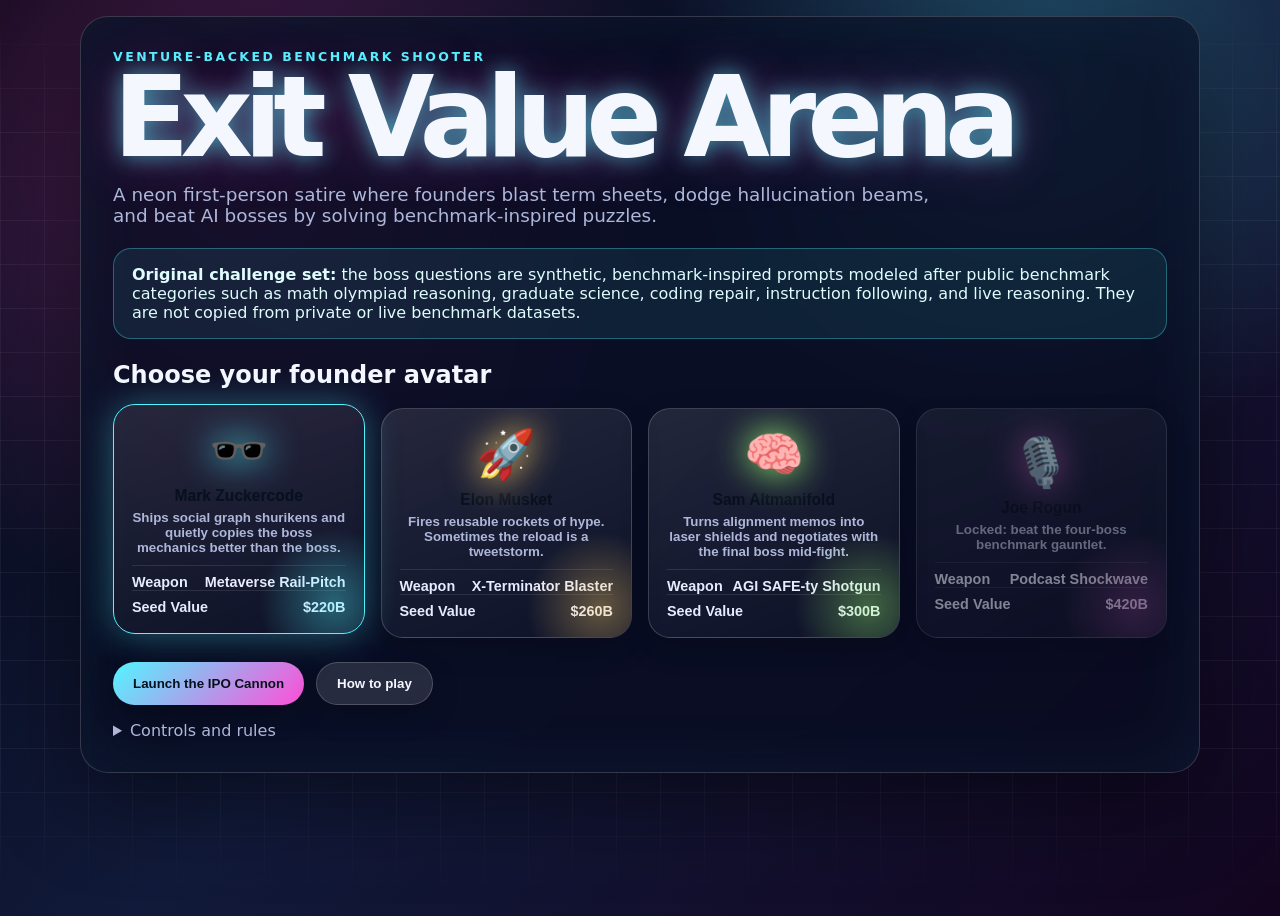
<file: exit-value-arena/index.html>
<!doctype html>
<html lang="en">
<head>
  <meta charset="utf-8" />
  <meta name="viewport" content="width=device-width, initial-scale=1" />
  <title>Exit Value Arena</title>
  <link rel="stylesheet" href="styles.css" />
</head>
<body>
  <main id="app" aria-label="Exit Value Arena first-person benchmark shooter">
    <section id="menu" class="panel hero-panel">
      <div class="eyebrow">Venture-backed benchmark shooter</div>
      <h1>Exit Value Arena</h1>
      <p class="tagline">A neon first-person satire where founders blast term sheets, dodge hallucination beams, and beat AI bosses by solving benchmark-inspired puzzles.</p>

      <div class="notice">
        <strong>Original challenge set:</strong> the boss questions are synthetic, benchmark-inspired prompts modeled after public benchmark categories such as math olympiad reasoning, graduate science, coding repair, instruction following, and live reasoning. They are not copied from private or live benchmark datasets.
      </div>

      <h2>Choose your founder avatar</h2>
      <div id="characterGrid" class="character-grid"></div>

      <div class="menu-actions">
        <button id="startButton" class="primary">Launch the IPO Cannon</button>
        <button id="howButton" class="secondary">How to play</button>
      </div>

      <details id="howTo" class="howto">
        <summary>Controls and rules</summary>
        <ul>
          <li><kbd>WASD</kbd> or arrow keys move through the valuation maze.</li>
          <li>Move the mouse to aim; click or press <kbd>Space</kbd> to fire.</li>
          <li>Reduce a boss shield to trigger a benchmark duel.</li>
          <li>Correct answers increase exit value and damage the boss. Wrong answers give the boss runway.</li>
          <li>Beat Googol, Microhard, Cloudopus, and Kimi K2 to unlock the Joe Rogan bonus run.</li>
        </ul>
      </details>
    </section>

    <section id="gameShell" class="game-shell hidden" aria-live="polite">
      <canvas id="game" width="1280" height="720" aria-label="First-person arena canvas"></canvas>
      <div class="hud top-left">
        <div id="heroName" class="hud-title"></div>
        <div>Exit Value: <strong id="score">$0.0B</strong></div>
        <div>Runway: <strong id="health">100%</strong></div>
        <div>Ammo: <strong id="ammo">30</strong></div>
      </div>
      <div class="hud top-right">
        <div id="bossName" class="hud-title"></div>
        <div>Boss Shield: <strong id="bossHp">100%</strong></div>
        <div>Benchmark: <strong id="benchmarkName">MMLU-Pro-ish</strong></div>
      </div>
      <div id="toast" class="toast">Click the arena to capture aim.</div>
      <div id="crosshair" class="crosshair" aria-hidden="true"></div>
    </section>

    <section id="quizModal" class="modal hidden" role="dialog" aria-modal="true" aria-labelledby="quizTitle">
      <div class="modal-card">
        <div class="eyebrow" id="quizBenchmark"></div>
        <h2 id="quizTitle"></h2>
        <p id="quizPrompt"></p>
        <div id="answers" class="answers"></div>
        <p id="quizFeedback" class="feedback"></p>
      </div>
    </section>

    <section id="victory" class="panel victory hidden">
      <div class="eyebrow">Liquidity event complete</div>
      <h1 id="victoryTitle">You beat the benchmark stack.</h1>
      <p id="victoryText"></p>
      <button id="againButton" class="primary">Replay with a different founder</button>
    </section>
  </main>
  <script src="game.js"></script>
</body>
</html>
</file>
<file: exit-value-arena/styles.css>
:root {
  color-scheme: dark;
  --bg: #070914;
  --bg2: #101834;
  --cyan: #53f5ff;
  --pink: #ff4fd8;
  --gold: #ffd166;
  --lime: #9dff72;
  --text: #f5f7ff;
  --muted: #aeb7d9;
  --danger: #ff5b6e;
  --panel: rgba(8, 12, 32, 0.78);
  --line: rgba(255, 255, 255, 0.18);
  font-family: Inter, ui-sans-serif, system-ui, -apple-system, BlinkMacSystemFont, "Segoe UI", sans-serif;
}

* { box-sizing: border-box; }
body {
  margin: 0;
  min-height: 100vh;
  color: var(--text);
  background:
    radial-gradient(circle at 18% 18%, rgba(255, 79, 216, 0.28), transparent 28rem),
    radial-gradient(circle at 82% 8%, rgba(83, 245, 255, 0.24), transparent 24rem),
    linear-gradient(135deg, #050612 0%, #111a3a 48%, #130520 100%);
  overflow: hidden;
}

body::before {
  content: "";
  position: fixed;
  inset: 0;
  pointer-events: none;
  background-image: linear-gradient(rgba(255,255,255,.05) 1px, transparent 1px), linear-gradient(90deg, rgba(255,255,255,.05) 1px, transparent 1px);
  background-size: 44px 44px;
  mask-image: linear-gradient(to bottom, transparent, #000 15%, #000 85%, transparent);
}

.hidden { display: none !important; }
.panel {
  width: min(1120px, calc(100vw - 32px));
  max-height: calc(100vh - 32px);
  overflow: auto;
  margin: 16px auto;
  padding: 32px;
  border: 1px solid var(--line);
  border-radius: 28px;
  background: var(--panel);
  box-shadow: 0 30px 90px rgba(0,0,0,.45), inset 0 0 80px rgba(83,245,255,.06);
  backdrop-filter: blur(18px);
}
.hero-panel h1, .victory h1 {
  margin: 6px 0 12px;
  font-size: clamp(3rem, 9vw, 7rem);
  line-height: .85;
  letter-spacing: -.08em;
  text-shadow: 0 0 22px rgba(83,245,255,.6), 0 0 55px rgba(255,79,216,.35);
}
.tagline { max-width: 820px; color: var(--muted); font-size: 1.15rem; }
.eyebrow { color: var(--cyan); text-transform: uppercase; letter-spacing: .2em; font-size: .78rem; font-weight: 800; }
.notice {
  margin: 22px 0;
  padding: 16px 18px;
  border: 1px solid rgba(83,245,255,.32);
  border-radius: 18px;
  background: rgba(83,245,255,.08);
  color: #dffcff;
}
.character-grid {
  display: grid;
  grid-template-columns: repeat(4, minmax(0, 1fr));
  gap: 16px;
  margin: 18px 0 24px;
}
.character-card {
  min-height: 230px;
  padding: 18px;
  border: 1px solid var(--line);
  border-radius: 22px;
  background: linear-gradient(160deg, rgba(255,255,255,.1), rgba(255,255,255,.02));
  cursor: pointer;
  transition: transform .18s ease, border-color .18s ease, box-shadow .18s ease;
  position: relative;
  overflow: hidden;
}
.character-card::after {
  content: "";
  position: absolute;
  width: 150px;
  height: 150px;
  right: -45px;
  bottom: -45px;
  background: radial-gradient(circle, var(--accent), transparent 70%);
  opacity: .35;
}
.character-card:hover, .character-card.selected { transform: translateY(-4px); border-color: var(--accent); box-shadow: 0 0 35px color-mix(in srgb, var(--accent), transparent 65%); }
.character-card.locked { opacity: .54; cursor: not-allowed; filter: grayscale(.4); }
.avatar { font-size: 3rem; filter: drop-shadow(0 0 18px var(--accent)); }
.character-card h3 { margin: 8px 0 5px; }
.character-card p { color: var(--muted); margin: 0 0 10px; }
.stat { display: flex; justify-content: space-between; color: #e8ebff; font-size: .9rem; border-top: 1px solid rgba(255,255,255,.1); padding-top: 8px; }
.menu-actions { display: flex; gap: 12px; flex-wrap: wrap; }
button {
  border: 0;
  border-radius: 999px;
  padding: 13px 20px;
  color: #07101e;
  font-weight: 900;
  cursor: pointer;
  box-shadow: 0 10px 28px rgba(0,0,0,.22);
}
.primary { background: linear-gradient(135deg, var(--cyan), var(--pink)); }
.secondary { background: rgba(255,255,255,.12); color: var(--text); border: 1px solid var(--line); }
kbd { padding: 2px 7px; border-radius: 6px; background: rgba(255,255,255,.14); border: 1px solid var(--line); }
.howto { margin-top: 16px; color: var(--muted); }
.game-shell { position: fixed; inset: 0; background: #050610; }
canvas { width: 100vw; height: 100vh; display: block; cursor: crosshair; }
.hud {
  position: fixed;
  padding: 14px 16px;
  border: 1px solid var(--line);
  border-radius: 18px;
  background: rgba(5,8,20,.7);
  backdrop-filter: blur(12px);
  color: var(--muted);
  min-width: 210px;
}
.hud strong { color: var(--text); }
.hud-title { color: var(--cyan); font-weight: 900; margin-bottom: 5px; }
.top-left { top: 18px; left: 18px; }
.top-right { top: 18px; right: 18px; }
.crosshair {
  position: fixed;
  left: 50%; top: 50%;
  width: 24px; height: 24px;
  margin: -12px 0 0 -12px;
  border: 2px solid rgba(255,255,255,.9);
  border-radius: 50%;
  box-shadow: 0 0 18px var(--cyan), inset 0 0 12px var(--pink);
  pointer-events: none;
}
.crosshair::before, .crosshair::after { content:""; position:absolute; background:rgba(255,255,255,.9); }
.crosshair::before { width: 34px; height: 2px; left: -7px; top: 9px; }
.crosshair::after { height: 34px; width: 2px; left: 9px; top: -7px; }
.toast {
  position: fixed;
  left: 50%; bottom: 28px;
  transform: translateX(-50%);
  padding: 12px 18px;
  border-radius: 999px;
  background: rgba(0,0,0,.65);
  border: 1px solid var(--line);
  color: var(--text);
}
.modal {
  position: fixed;
  inset: 0;
  display: grid;
  place-items: center;
  background: rgba(0,0,0,.62);
  backdrop-filter: blur(6px);
}
.modal-card {
  width: min(820px, calc(100vw - 32px));
  padding: 28px;
  border-radius: 28px;
  border: 1px solid rgba(83,245,255,.36);
  background: linear-gradient(145deg, rgba(9,14,38,.96), rgba(30,8,42,.96));
  box-shadow: 0 30px 90px rgba(0,0,0,.55), 0 0 55px rgba(83,245,255,.15);
}
.modal-card h2 { margin: 6px 0 12px; font-size: clamp(1.5rem, 4vw, 2.8rem); }
.answers { display: grid; gap: 12px; margin-top: 18px; }
.answer {
  width: 100%;
  text-align: left;
  color: var(--text);
  background: rgba(255,255,255,.08);
  border: 1px solid var(--line);
  border-radius: 16px;
}
.answer:hover { border-color: var(--cyan); }
.feedback { min-height: 1.5em; color: var(--gold); font-weight: 800; }
.victory { text-align: center; }
@media (max-width: 850px) {
  .character-grid { grid-template-columns: 1fr; }
  .hud { transform: scale(.84); transform-origin: top left; }
  .top-right { transform-origin: top right; }
}
</file>
